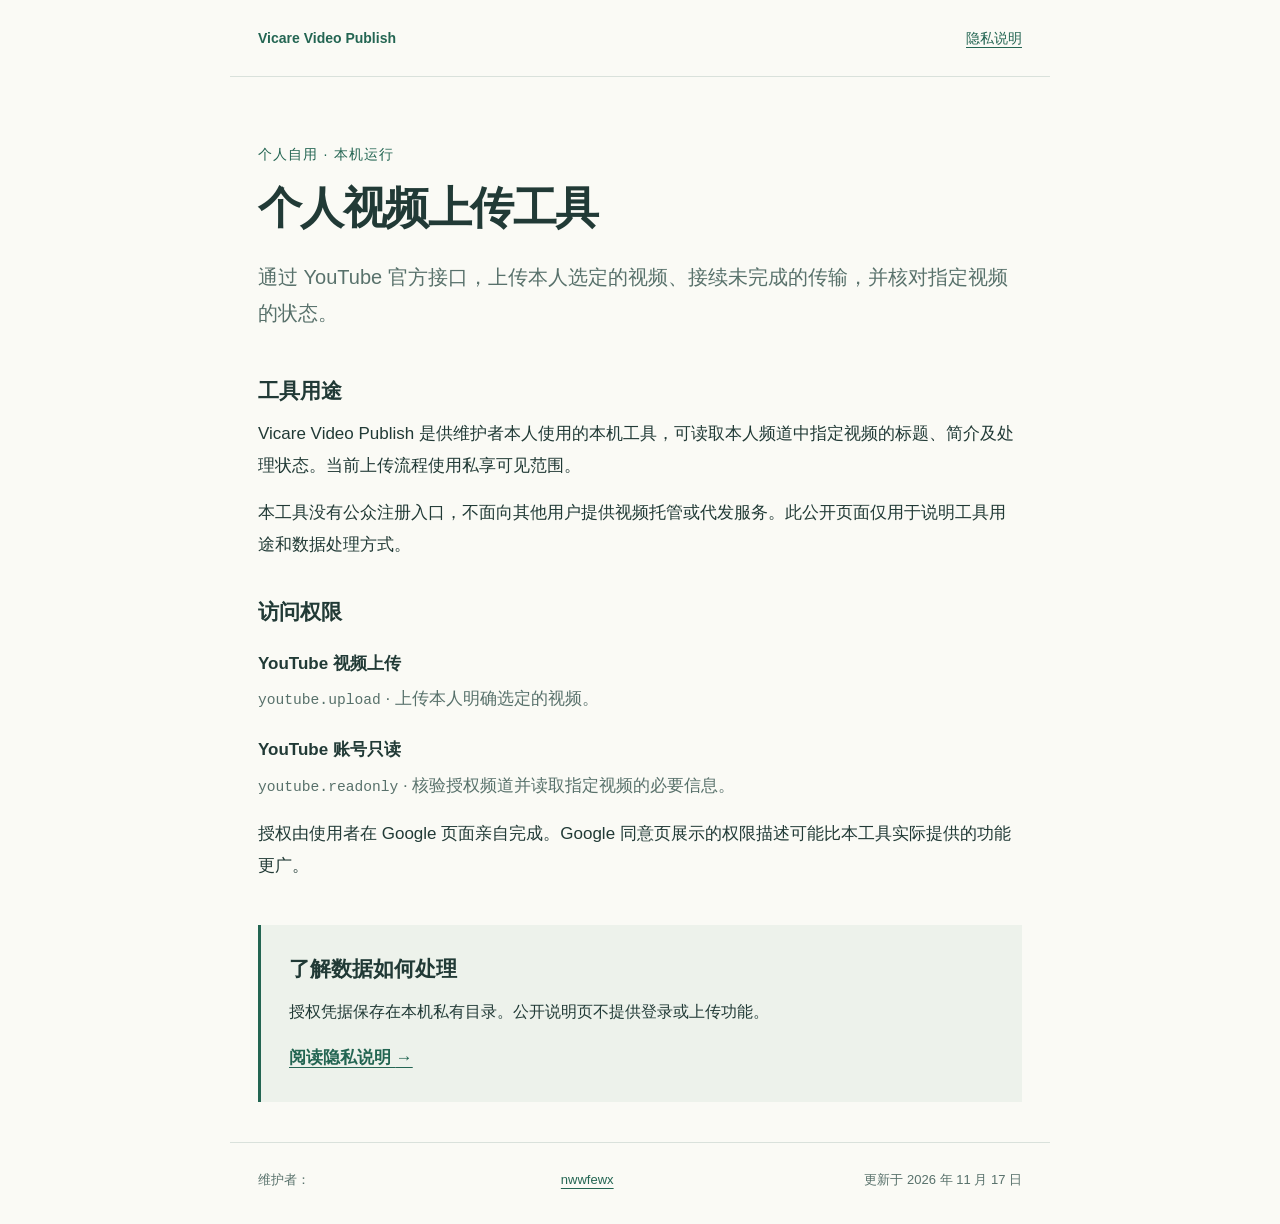
<file: index.html>
<!doctype html>
<html lang="zh-CN">
<head>
  <meta charset="utf-8">
  <meta name="viewport" content="width=device-width,initial-scale=1">
  <meta name="description" content="Vicare Video Publish：供维护者本人使用的本机视频上传工具。应用介绍及隐私说明。">
  <title>Vicare Video Publish · 个人视频上传工具</title>
  <link rel="stylesheet" href="style.css">
</head>
<body>
  <header><a class="brand" href="./">Vicare Video Publish</a><nav aria-label="页面导航"><a href="privacy.html">隐私说明</a></nav></header>
  <main>
    <p class="eyebrow">个人自用 · 本机运行</p>
    <h1>个人视频上传工具</h1>
    <p class="lead">通过 YouTube 官方接口，上传本人选定的视频、接续未完成的传输，并核对指定视频的状态。</p>
    <section>
      <h2>工具用途</h2>
      <p>Vicare Video Publish 是供维护者本人使用的本机工具，可读取本人频道中指定视频的标题、简介及处理状态。当前上传流程使用私享可见范围。</p>
      <p>本工具没有公众注册入口，不面向其他用户提供视频托管或代发服务。此公开页面仅用于说明工具用途和数据处理方式。</p>
    </section>
    <section>
      <h2>访问权限</h2>
      <dl>
        <dt>YouTube 视频上传</dt><dd><code>youtube.upload</code> · 上传本人明确选定的视频。</dd>
        <dt>YouTube 账号只读</dt><dd><code>youtube.readonly</code> · 核验授权频道并读取指定视频的必要信息。</dd>
      </dl>
      <p>授权由使用者在 Google 页面亲自完成。Google 同意页展示的权限描述可能比本工具实际提供的功能更广。</p>
    </section>
    <aside><h2>了解数据如何处理</h2><p>授权凭据保存在本机私有目录。公开说明页不提供登录或上传功能。</p><a class="action" href="privacy.html">阅读隐私说明 <span aria-hidden="true">→</span></a></aside>
  </main>
  <footer>维护者：<a href="https://github.com/nwwfewx">nwwfewx</a><span>更新于 2026 年 11 月 17 日</span></footer>
</body>
</html>
</file>
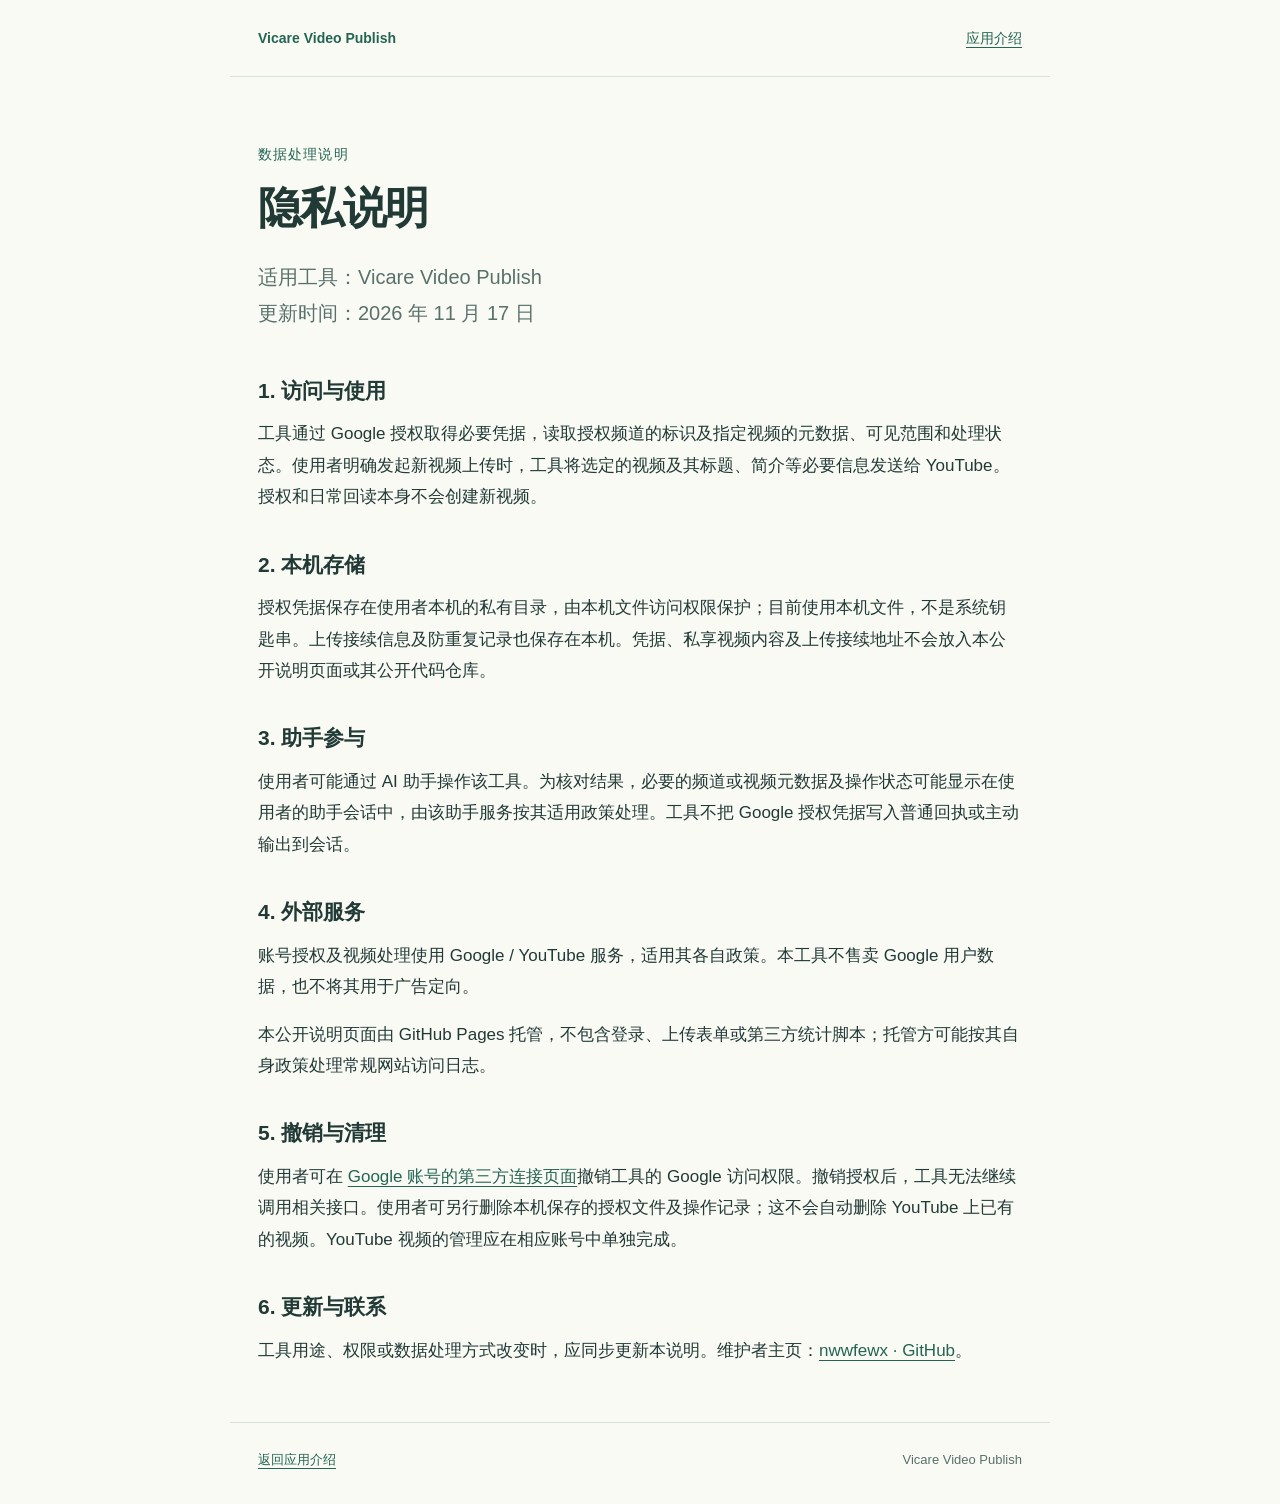
<file: privacy.html>
<!doctype html>
<html lang="zh-CN">
<head>
  <meta charset="utf-8">
  <meta name="viewport" content="width=device-width,initial-scale=1">
  <meta name="description" content="Vicare Video Publish 隐私说明：访问与使用、本机存储、助手参与、外部服务和撤销授权。">
  <title>隐私说明 · Vicare Video Publish</title>
  <link rel="stylesheet" href="style.css">
</head>
<body>
  <header><a class="brand" href="./">Vicare Video Publish</a><nav aria-label="页面导航"><a href="./">应用介绍</a></nav></header>
  <main>
    <p class="eyebrow">数据处理说明</p><h1>隐私说明</h1>
    <p class="lead">适用工具：Vicare Video Publish<br>更新时间：2026 年 11 月 17 日</p>
    <section><h2>1. 访问与使用</h2><p>工具通过 Google 授权取得必要凭据，读取授权频道的标识及指定视频的元数据、可见范围和处理状态。使用者明确发起新视频上传时，工具将选定的视频及其标题、简介等必要信息发送给 YouTube。授权和日常回读本身不会创建新视频。</p></section>
    <section><h2>2. 本机存储</h2><p>授权凭据保存在使用者本机的私有目录，由本机文件访问权限保护；目前使用本机文件，不是系统钥匙串。上传接续信息及防重复记录也保存在本机。凭据、私享视频内容及上传接续地址不会放入本公开说明页面或其公开代码仓库。</p></section>
    <section><h2>3. 助手参与</h2><p>使用者可能通过 AI 助手操作该工具。为核对结果，必要的频道或视频元数据及操作状态可能显示在使用者的助手会话中，由该助手服务按其适用政策处理。工具不把 Google 授权凭据写入普通回执或主动输出到会话。</p></section>
    <section><h2>4. 外部服务</h2><p>账号授权及视频处理使用 Google / YouTube 服务，适用其各自政策。本工具不售卖 Google 用户数据，也不将其用于广告定向。</p><p>本公开说明页面由 GitHub Pages 托管，不包含登录、上传表单或第三方统计脚本；托管方可能按其自身政策处理常规网站访问日志。</p></section>
    <section><h2>5. 撤销与清理</h2><p>使用者可在 <a href="https://myaccount.google.com/permissions">Google 账号的第三方连接页面</a>撤销工具的 Google 访问权限。撤销授权后，工具无法继续调用相关接口。使用者可另行删除本机保存的授权文件及操作记录；这不会自动删除 YouTube 上已有的视频。YouTube 视频的管理应在相应账号中单独完成。</p></section>
    <section><h2>6. 更新与联系</h2><p>工具用途、权限或数据处理方式改变时，应同步更新本说明。维护者主页：<a href="https://github.com/nwwfewx">nwwfewx · GitHub</a>。</p></section>
  </main>
  <footer><a href="./">返回应用介绍</a><span>Vicare Video Publish</span></footer>
</body>
</html>
</file>
<file: style.css>
:root{color-scheme:light;--ink:#213a36;--muted:#58716b;--line:#d9e1db;--accent:#236552;--paper:#fafaf5}*{box-sizing:border-box}body{margin:0;background:var(--paper);color:var(--ink);font-family:-apple-system,BlinkMacSystemFont,"Segoe UI","PingFang SC","Microsoft YaHei",sans-serif;font-size:17px;line-height:1.85}header,main,footer{max-width:820px;margin:auto;padding-left:28px;padding-right:28px}header{display:flex;align-items:center;justify-content:space-between;gap:24px;padding-top:26px;padding-bottom:24px;border-bottom:1px solid var(--line);font-size:14px}.brand{font-weight:700;text-decoration:none}a{color:var(--accent);text-underline-offset:4px}a:focus-visible{outline:3px solid #db9d39;outline-offset:5px}main{padding-top:65px;padding-bottom:40px}.eyebrow{color:var(--accent);font-size:14px;letter-spacing:.08em;margin:0 0 12px}h1{font-size:clamp(30px,5vw,44px);line-height:1.25;letter-spacing:-.035em;margin:0 0 24px}h2{font-size:21px;line-height:1.5;margin:0 0 12px}.lead{font-size:20px;color:var(--muted);line-height:1.8;margin-bottom:44px}section{margin-top:36px}p{margin:0 0 16px}dt{font-weight:600;margin-top:20px}dd{margin:4px 0 0;color:var(--muted)}code{font-size:.86em;overflow-wrap:anywhere}aside{margin-top:44px;padding:28px;background:#edf2eb;border-left:3px solid var(--accent)}aside p{font-size:16px}.action{font-weight:600}footer{display:flex;justify-content:space-between;gap:20px;padding-top:25px;padding-bottom:32px;border-top:1px solid var(--line);font-size:13px;color:var(--muted)}@media(max-width:520px){header,main,footer{padding-left:22px;padding-right:22px}header{align-items:flex-start;gap:12px}main{padding-top:42px}.lead{font-size:18px}aside{padding:22px}footer{display:block}footer span{display:block;margin-top:8px}}
</file>
